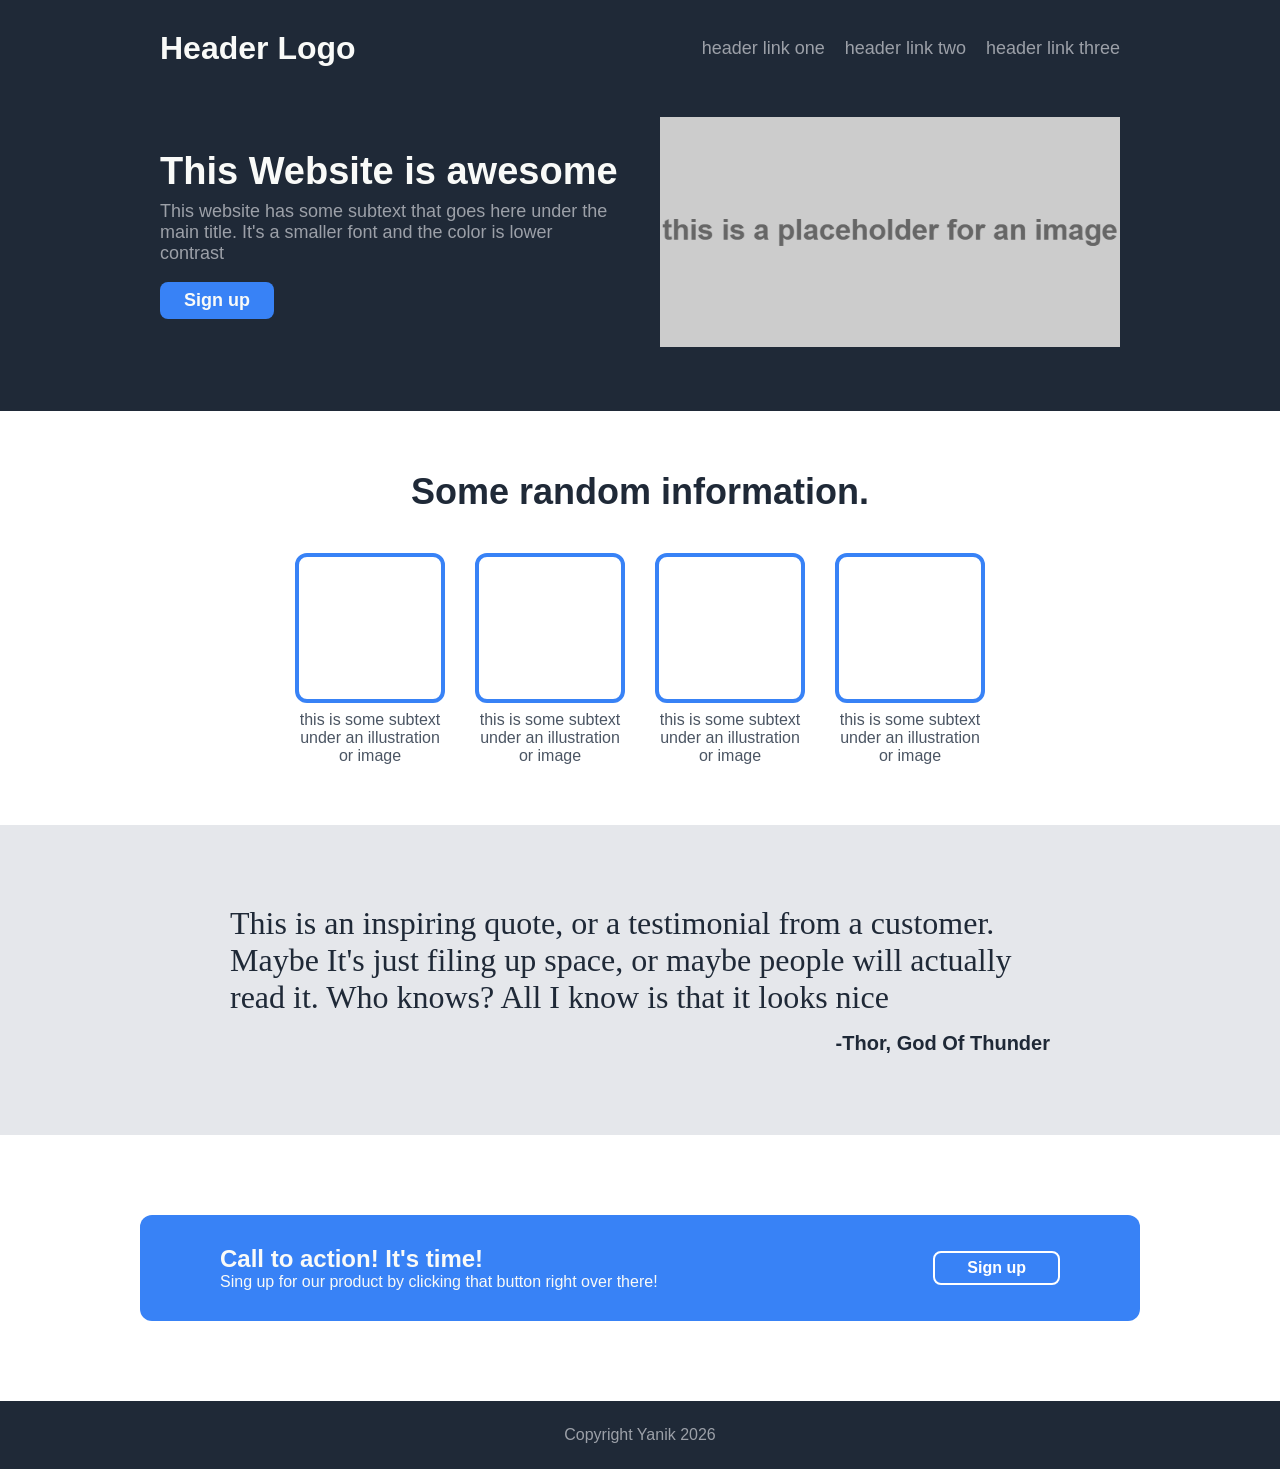
<file: index.html>
<!doctype html>
<html lang="en">
  <head>
    <meta charset="UTF-8" />
    <meta name="viewport" content="width=device-width, initial-scale=1.0" />
    <title>Hero text</title>

    <link rel="stylesheet" href="style.css" />
  </head>
  <body>
    <header class="hero-section">
      <div class="navbar">
        <h1>Header Logo</h1>
        <ul>
          <li>header link one</li>
          <li>header link two</li>
          <li>header link three</li>
        </ul>
      </div>

      <div class="hero-content">
        <div class="hero-text">
          <h2>This Website is awesome</h2>
          <p>
            This website has some subtext that goes here under the main title.
            It's a smaller font and the color is lower contrast
          </p>
          <button>Sign up</button>
        </div>
        <div class="hero-image">
          <img src="placeholder-600x300.png" />
        </div>
      </div>
    </header>

    <section class="info-section">
      <h2>Some random information.</h2>

      <div class="cards-container">
        <div class="card">
          <div class="card-box"></div>
          <p>this is some subtext under an illustration or image</p>
        </div>

        <div class="card">
          <div class="card-box"></div>
          <p>this is some subtext under an illustration or image</p>
        </div>

        <div class="card">
          <div class="card-box"></div>
          <p>this is some subtext under an illustration or image</p>
        </div>

        <div class="card">
          <div class="card-box"></div>
          <p>this is some subtext under an illustration or image</p>
        </div>
      </div>
    </section>

    <section class="quote-section">
      <div class="inspiring-quote">
        <p class="quote-text">
          This is an inspiring quote, or a testimonial from a customer. Maybe
          It's just filing up space, or maybe people will actually read it. Who
          knows? All I know is that it looks nice
        </p>
        <p class="inspiring-author">-Thor, God Of Thunder</p>
      </div>
    </section>

    <section class="cta-section">
      <div class="cta-banner">
        <div class="cta-text">
          <h2>Call to action! It's time!</h2>
          <p>
            Sing up for our product by clicking that button right over there!
          </p>
        </div>
        <button>Sign up</button>
      </div>
    </section>

    <footer class="footer-section">
      <p class="copyright-text">Copyright Yanik 2026</p>
    </footer>
  </body>
</html>
</file>
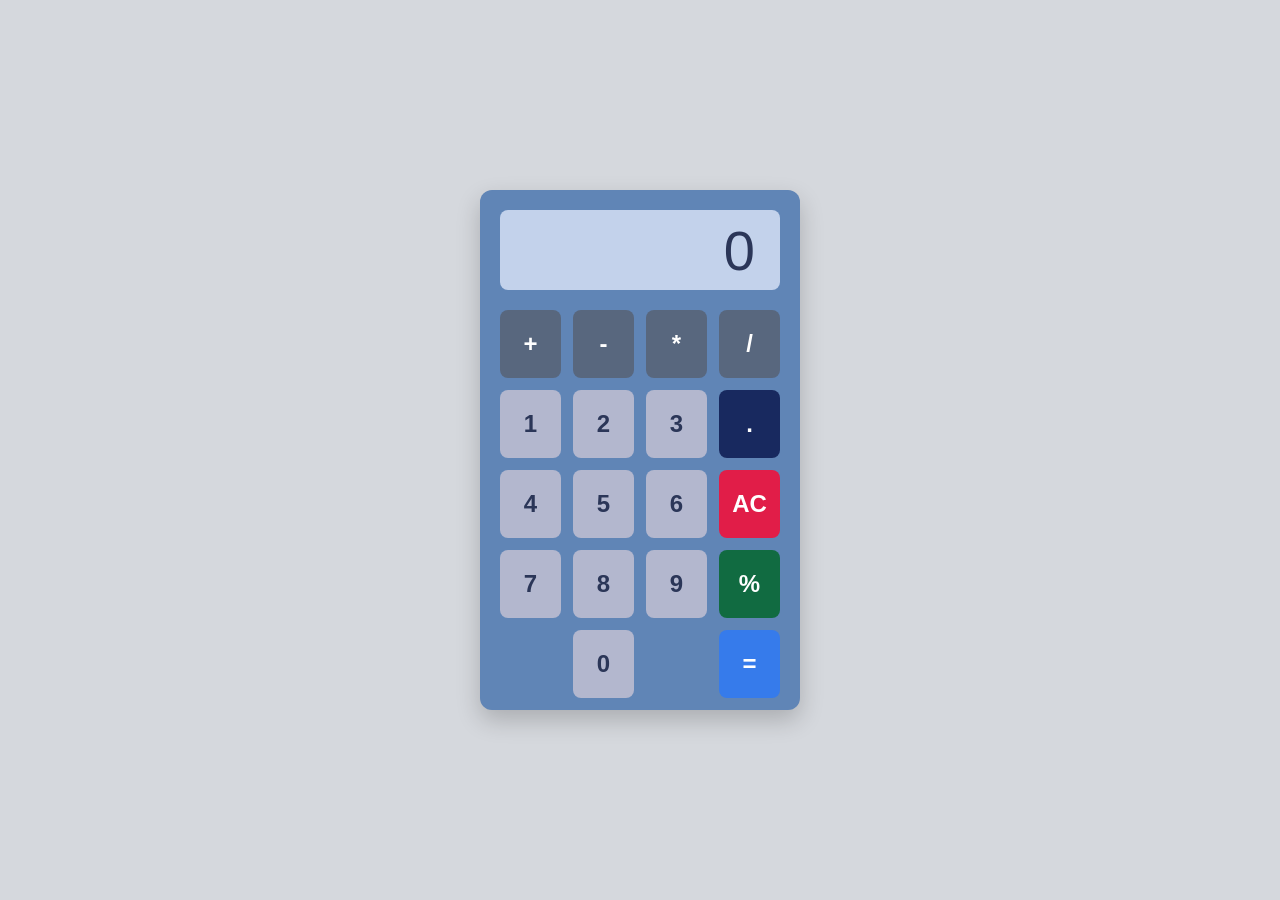
<file: Calculator/index.html>
<!doctype html>
<html lang="en">
  <head>
    <meta charset="UTF-8" />
    <meta name="viewport" content="width=device-width, initial-scale=1.0" />
    <title>Document</title>
    <script src="script.js" defer></script>
    <link rel="stylesheet" href="style.css" />
  </head>
  <body>
    <div class="calculator">
      <div class="calculator-screen">0</div>
      <div class="calculator-buttons">
        <button class="operator" value="+">+</button>
        <button class="operator" value="-">-</button>
        <button class="operator" value="*">*</button>
        <button class="operator" value="/">/</button>

        <button class="number" value="1">1</button>
        <button class="number" value="2">2</button>
        <button class="number" value="3">3</button>
        <button class="decimal" value=".">.</button>

        <button class="number" value="4">4</button>
        <button class="number" value="5">5</button>
        <button class="number" value="6">6</button>
        <button class="all-clear" value="AC">AC</button>

        <button class="number" value="7">7</button>
        <button class="number" value="8">8</button>
        <button class="number" value="9">9</button>
        <button class="percent-btn" value="%">%</button>

        <button class="zero-btn" value="0">0</button>
        <button class="equal-sign-btn" value="=">=</button>
      </div>
    </div>
  </body>
</html>
</file>
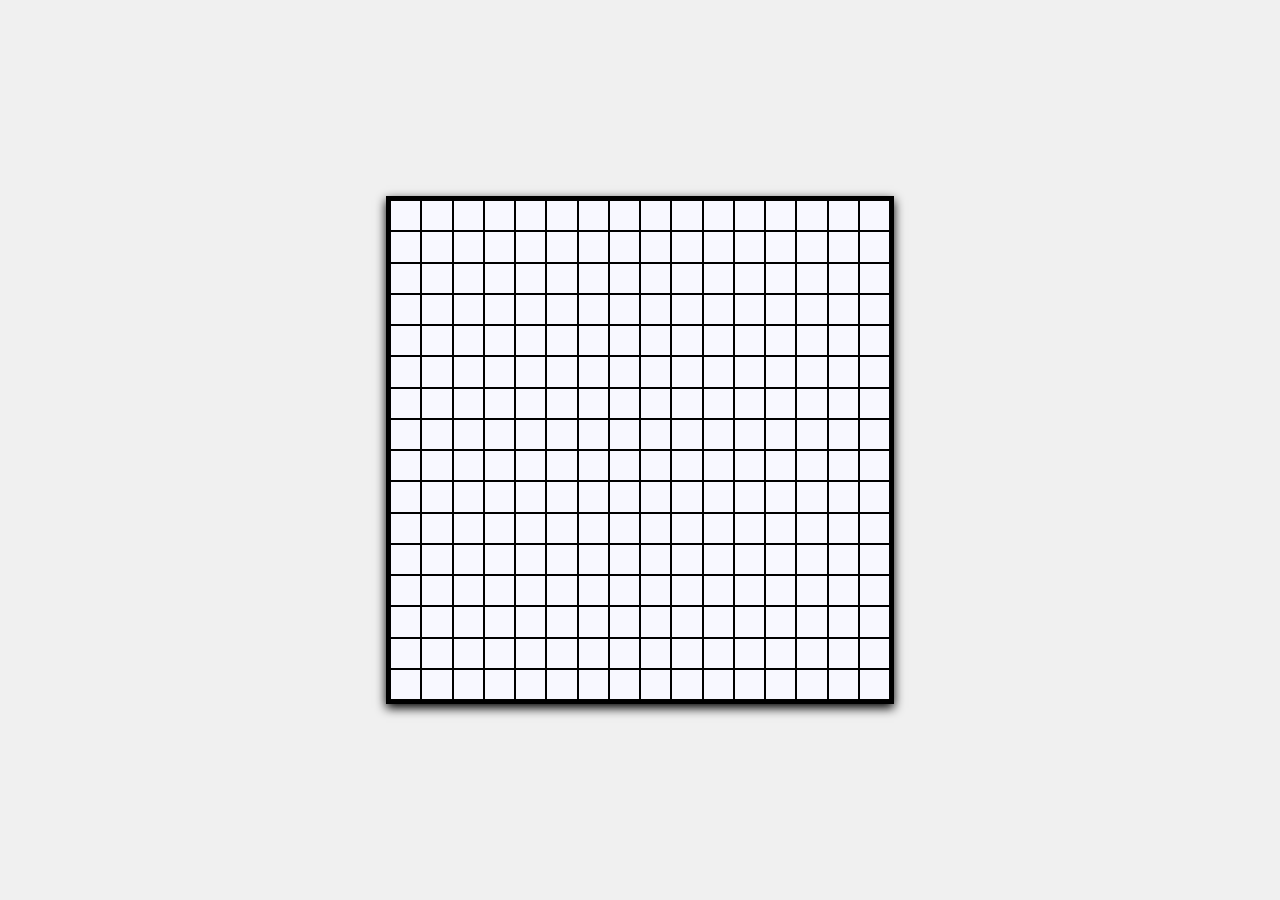
<file: GridBox/index.html>
<!doctype html>
<html lang="en">
  <head>
    <meta charset="UTF-8" />
    <meta name="viewport" content="width=device-width, initial-scale=1.0" />
    <title>Document</title>
    <link rel="stylesheet" href="style.css" />
    <script src="script.js" defer></script>
  </head>
  <body>
    <div id="grid-container"></div>
  </body>
</html>
</file>
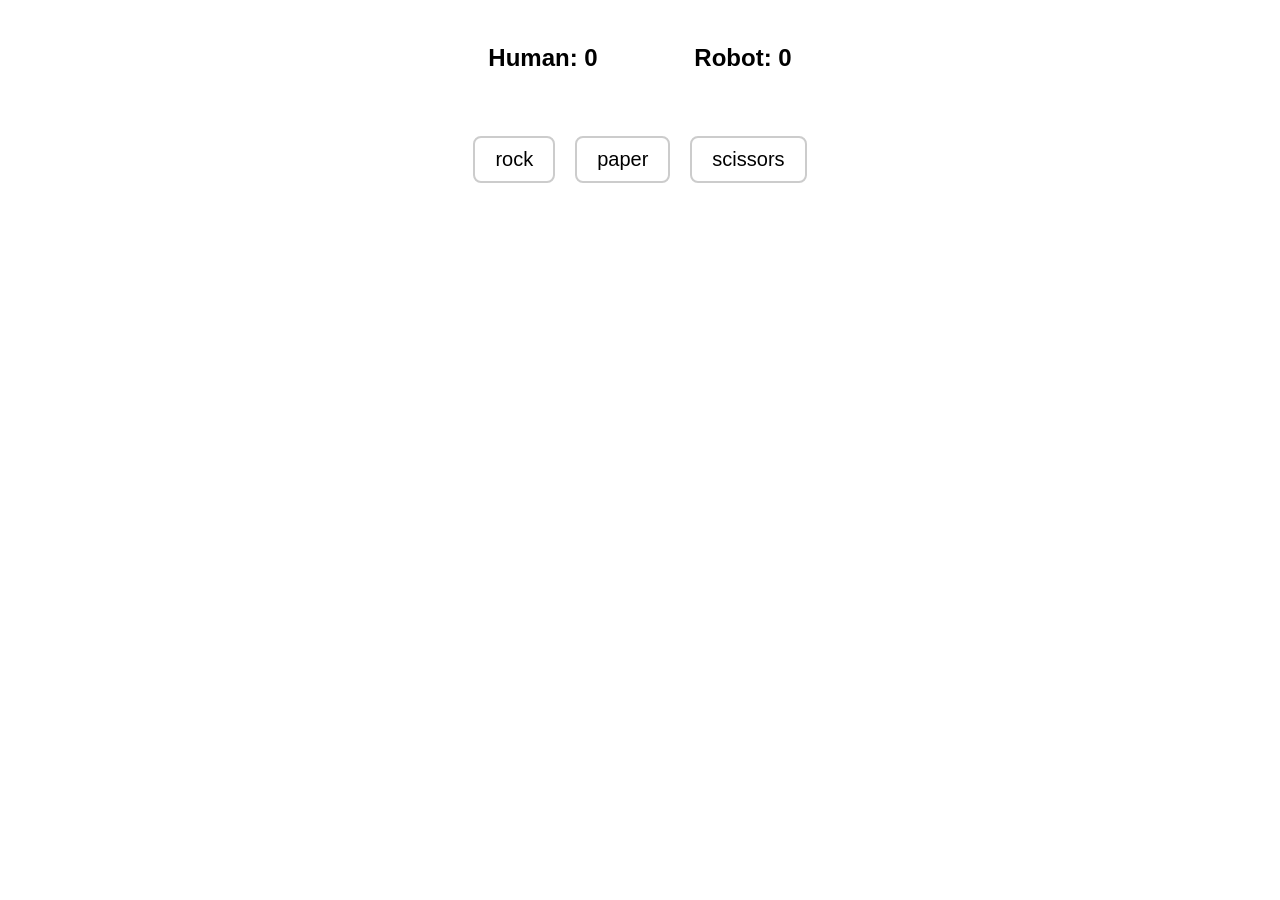
<file: RockPaperScissorsMiniGame/index.html>
<!doctype html>
<html lang="en">
  <head>
    <meta charset="UTF-8" />
    <meta name="viewport" content="width=device-width, initial-scale=1.0" />
    <title>Document</title>
    <link rel="stylesheet" href="style.css" />
    <script src="javascript.js" defer></script>
  </head>
  <body>
    <div id="scoreBoard">
      <div class="humanScore">
        <p>Human: <span id="humanPoints">0</span></p>
      </div>
      <div class="robotScore">
        <p>Robot: <span id="robotPoints">0</span></p>
      </div>
    </div>

    <div id="optionsContainer">
      <button class="rock">rock</button>
      <button class="paper">paper</button>
      <button class="scissors">scissors</button>
    </div>
  </body>
</html>
</file>
<file: style.css>
* {
  margin: 0;
  padding: 0;
  box-sizing: border-box;
}

body {
  font-family: sans-serif;
  background-color: #ffffff;
}

.hero-section {
  background-color: #1f2937;
  color: #f9faf8;
  font: "Roboto";
  padding: 30px 0 60px 0;
}

.navbar,
.hero-content {
  max-width: 1000px;
  margin: auto;
  padding: 0 20px;
}

.navbar {
  display: flex;
  justify-content: space-between;
  align-items: center;
  margin-bottom: 50px;
}

.navbar ul {
  display: flex;
  list-style-type: none;
  gap: 20px;
}

.navbar li {
  font-size: 18px;
  color: #9ca0a8;
}

.hero-content {
  display: flex;
  align-items: center;
  gap: 40px;
}

.hero-text,
.hero-image {
  flex: 1;
}

.hero-text h2 {
  font-size: 38px;
  font-weight: 900;
  color: #f9faf8;
  margin-bottom: 8px;
}

.hero-text p {
  font-size: 18px;
  color: #9ca0a8;
  margin-bottom: 18px;
}

.hero-text button {
  background-color: #3882f6;
  color: #f9faf8;
  font-size: 18px;
  font-weight: bold;
  padding: 8px 24px;
  border: none;
  border-radius: 8px;
  cursor: pointer;
}

.hero-image img {
  width: 100%;
  height: auto;
}

.info-section {
  padding: 60px 20px;
  background-color: #ffffff;
}

.info-section h2 {
  font-size: 36px;
  font-weight: 900;
  color: #1f2937;
  text-align: center;
  margin-bottom: 40px;
}

.cards-container {
  display: flex;
  justify-content: center;
  gap: 30px;
  max-width: 1000px;
  margin: auto;
}

.card {
  width: 150px;
  text-align: center;
}

.card p {
  font-size: 16px;
  color: #4b5563;
  margin-top: 8px;
}

.card-box {
  width: 150px;
  height: 150px;
  border: 4px solid #3882f6;
  border-radius: 12px;
  background-color: #ffffff;
}

.quote-section {
  padding: 80px 20px;
  background-color: #e5e7eb;
}

.inspiring-quote {
  max-width: 820px;
  margin: 0 auto;
}

.quote-text {
  font-size: 32px;
  color: #1f2937;
  font-weight: 300;
  font-family: "italic";
}

.inspiring-author {
  text-align: right;
  font-weight: bold;
  color: #1f2937;
  margin-top: 16px;
  font-size: 20px;
}

.cta-section {
  padding: 80px 20px;
  color: #f9faf8;
}

.cta-banner {
  background-color: #3882f6;
  display: flex;
  justify-content: space-between;
  align-items: center;
  max-width: 1000px;
  margin: auto;
  padding: 30px 80px;
  border-radius: 12px;
}

.cta-banner button {
  background-color: #3882f6;
  color: #ffffff !important;
  padding: 6px 32px;
  border-radius: 8px;
  cursor: pointer;
  font-size: 16px;
  font-weight: bold !important;
  font-family: sans-serif;
  border: 2px solid #ffffff !important;
  border-style: solid !important;
  box-shadow: none !important;
  outline: none !important;
}

.footer-section {
  background-color: #1f2937;
  padding: 25px 80px;
}

.copyright-text {
  color: #9ca0a8;
  text-align: center;
}
</file>
<file: Calculator/style.css>
* {
  box-sizing: border-box;
  margin: 0;
  padding: 0;
}

body {
  display: flex;
  justify-content: center;
  align-items: center;
  min-height: 100vh;
  background-color: #d5d8dd;
  font-family: sans-serif;
}

.calculator {
  width: 320px;
  height: 520px;
  background-color: #6085b6;
  border-radius: 12px;
  box-shadow: 0px 10px 25px rgba(0, 0, 0, 0.2);
  padding: 20px;
}

.calculator-screen {
  display: flex;
  align-items: center;
  justify-content: right;
  width: 280px;
  height: 80px;
  background-color: #c3d2eb;
  color: #2b3658;
  font-size: 3.5rem;
  border-radius: 8px;
  margin-bottom: 20px;
  padding: 10px 25px;
}

.calculator-buttons {
  display: grid;
  grid-template-columns: repeat(4, 1fr);
  gap: 12px;
}

.calculator-buttons button {
  padding: 20px 0;
  width: 100%;
  background-color: #b3b7ce;
  color: #2b3658;
  border: none;
  border-radius: 8px;
  font-size: 1.5rem;
  font-weight: bold;
  cursor: pointer;
}

.calculator-buttons button:hover {
  background-color: #9da1b8; /
}

.calculator-buttons button:active {
  background-color: #878ba2; 
  transform: scale(0.95);   
}

.calculator-buttons .operator{
    background-color: #58677e;
    color: #ffffff;
}
.operator:hover {
  background-color: #3b4b63 !important;
}

.all-clear {
  background-color: #e11d48 !important; 
  color: #ffffff !important;           
}
.all-clear:hover {
  background-color: #be123c !important;
}


.equal-sign-btn {
  grid-column: 4;
  background-color: #367beb !important; 
  color: #ffffff !important;           
}
.equal-sign-btn:hover {
  background-color: #2563eb !important;
}

.decimal {
    background-color: rgb(24, 41, 95) !important; 
    color: #ffffff !important;           /* White text */
}

.decimal:hover {
    background-color: rgb(12, 25, 68) !important; 
}

.calculator-buttons .zero-btn{
    grid-column: 2;
}

.calculator-buttons .percent-btn{
    background-color: #116b41;
    color: #ffffff;
}
</file>
<file: GridBox/style.css>
body {
  display: flex;
  justify-content: center;
  align-items: center;
  height: 100vh;
  margin: auto;
  background-color: #f0f0f0;
}

#grid-container {
  display: flex;
  flex-wrap: wrap;
  width: 500px;
  height: 500px;
  background-color: white;
  margin: auto;
  box-shadow: 0 4px 10px;
  border: 4px solid;
}

.grid-square {
  box-sizing: border-box;
  flex-basis: calc(100% / 16);
  height: calc(100% / 16);
  background-color: ghostwhite;
  border: 1px solid black;
}

.grid-square.active {
  background-color: #333;
}
</file>
<file: RockPaperScissorsMiniGame/style.css>
#optionsContainer {
  display: flex;
  justify-content: center;
  gap: 20px;
  padding: 20px;
  max-width: 500px;
  margin: 0 auto;
}

#optionsContainer button {
  padding: 10px 20px;
  font-size: 20px;
  cursor: pointer;
  border-radius: 8px;
  border: 2px solid #ccc;
  background-color: #fff;
  transition: background-color 0.3s;
}

#optionsContainer button:hover {
  background-color: #f0f0f0;
}

#scoreBoard {
  display: flex;
  justify-content: space-around;
  align-items: center;
  max-width: 400px;
  margin: 20px auto;
  font-family: sans-serif;
  font-size: 1.5rem;
  font-weight: bold;
}
</file>
